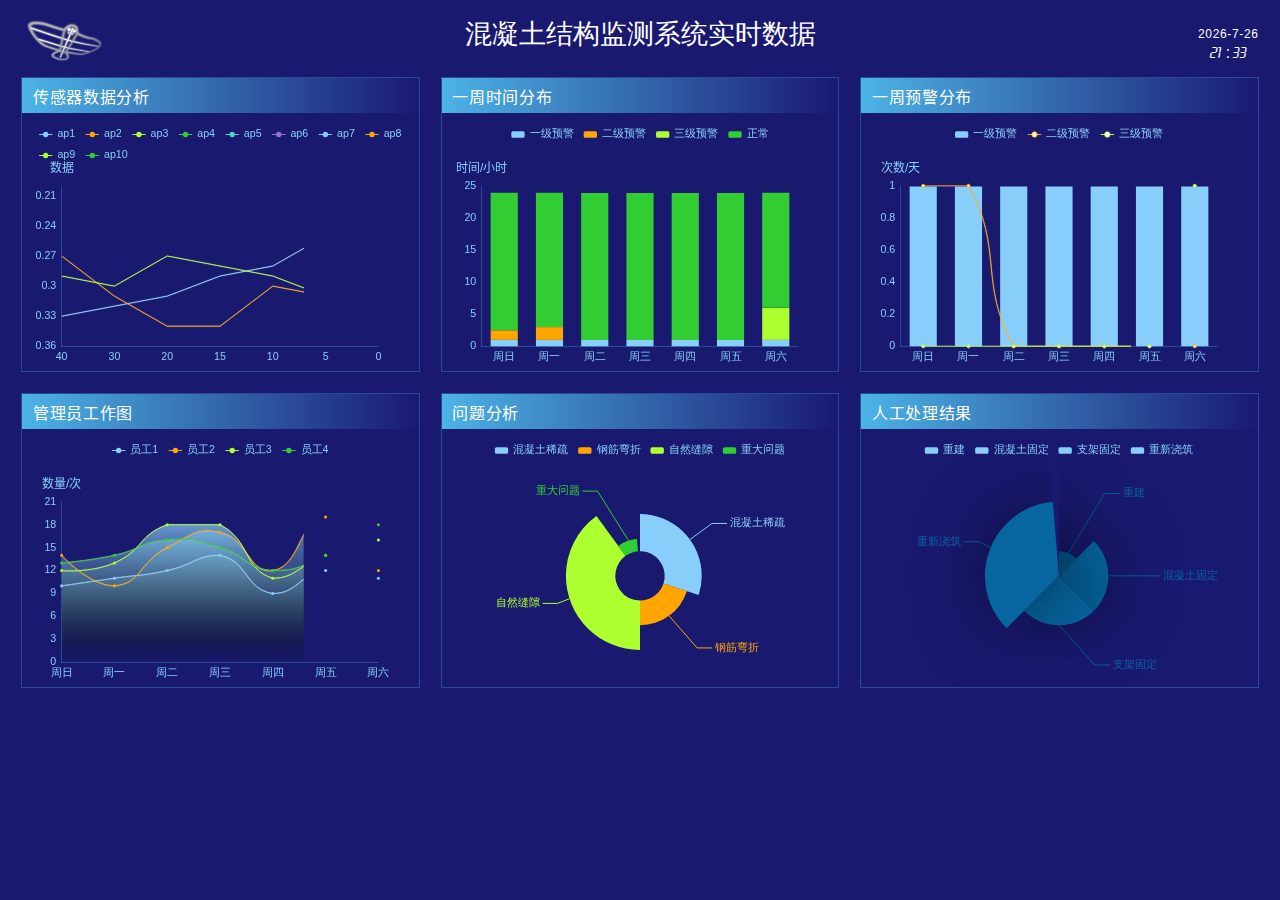
<file: webapp/table/index.html>
<!DOCTYPE html>
<html lang="zh-CN">

<head>
    <meta charset="UTF-8" name="viewport" content="width=device-width,initial-scale=1.0,user-scalable=no">
    <meta http-equiv="X-UA-Compatible" content="IE=edge">
    <meta name="renderer" content="webkit">
    <title>混凝土结构监测系统</title>
    <meta name="keywords" content="">
    <meta name="description" content="">
    <link rel="shortcut icon" href="../static/img/favicon.ico">
    <link rel="stylesheet" href="../static/assets/css/iconfont.css">
    <link rel="stylesheet" href="../static/css/common.css">
    <link rel="stylesheet" href="../static/css/index.css">
    <script src="../static/assets/js/jquery-3.3.1.min.js"></script>
</head>

<body id="investmentRisk">
<div id="container">
    <script src="../static/js/common.js"></script>
    <header></header>
    <nav>
 <!--       <a href="map2d.html">进入地图</a>
        <a href="globe3d.html">进入3d地球</a>
        <a href="pb_studyPlan.html">学习计划进度</a> -->  
    </nav>
    <main>
        <!--样式里的l,m,r,t,b分别代表左，中，右，上，下-->
        <div class="l">
            <div class="l-t">
                <div class="chart-wrap">
                    <h3>传感器数据分析</h3>
                    <div class="chart" id="ec01_line_tiobe"></div>
                </div>
            </div>
            <div class="l-b">
                <div class="chart-wrap">
                    <h3>管理员工作图</h3>
                    <div class="chart" id="ec02_area_accessSource"></div>
                </div>
            </div>
        </div>
        <div class="m">
            <div class="m-t">
                <div class="chart-wrap">
                    <h3>一周时间分布</h3>
                    <div class="chart" id="ec03_barV_timeDistribute"></div>
                </div>
            </div>
            <div class="m-b">
                <div class="chart-wrap">
                    <h3>问题分析</h3>
                    <div class="chart" id="ec04_pie_computerBroken"></div>
                </div>
            </div>
        </div>

        <div class="r">
            <div class="r-t">
                <div class="chart-wrap">
                    <h3>一周预警分布</h3>
                    <div class="chart" id="ec05_lineBar_timeDistribute"></div>
                </div>
            </div>
            <div class="r-b">
                <div class="chart-wrap">
                    <h3>人工处理结果</h3>
                    <div class="chart" id="ec06_pie_findSong"></div>
                </div>
            </div>
        </div>
    </main>
</div>
<aside></aside>
<script src="../static/assets/js/echarts-4.2.0.min.js"></script>
<script src="../static/js/chartsCom.js"></script>
<script src="../static/js/index.js"></script>
</body>
</html>

<!--/usr/local/apache-tomcat-9.0.16/webapps/ROOT/projects/bigScreenCharts-->
</file>
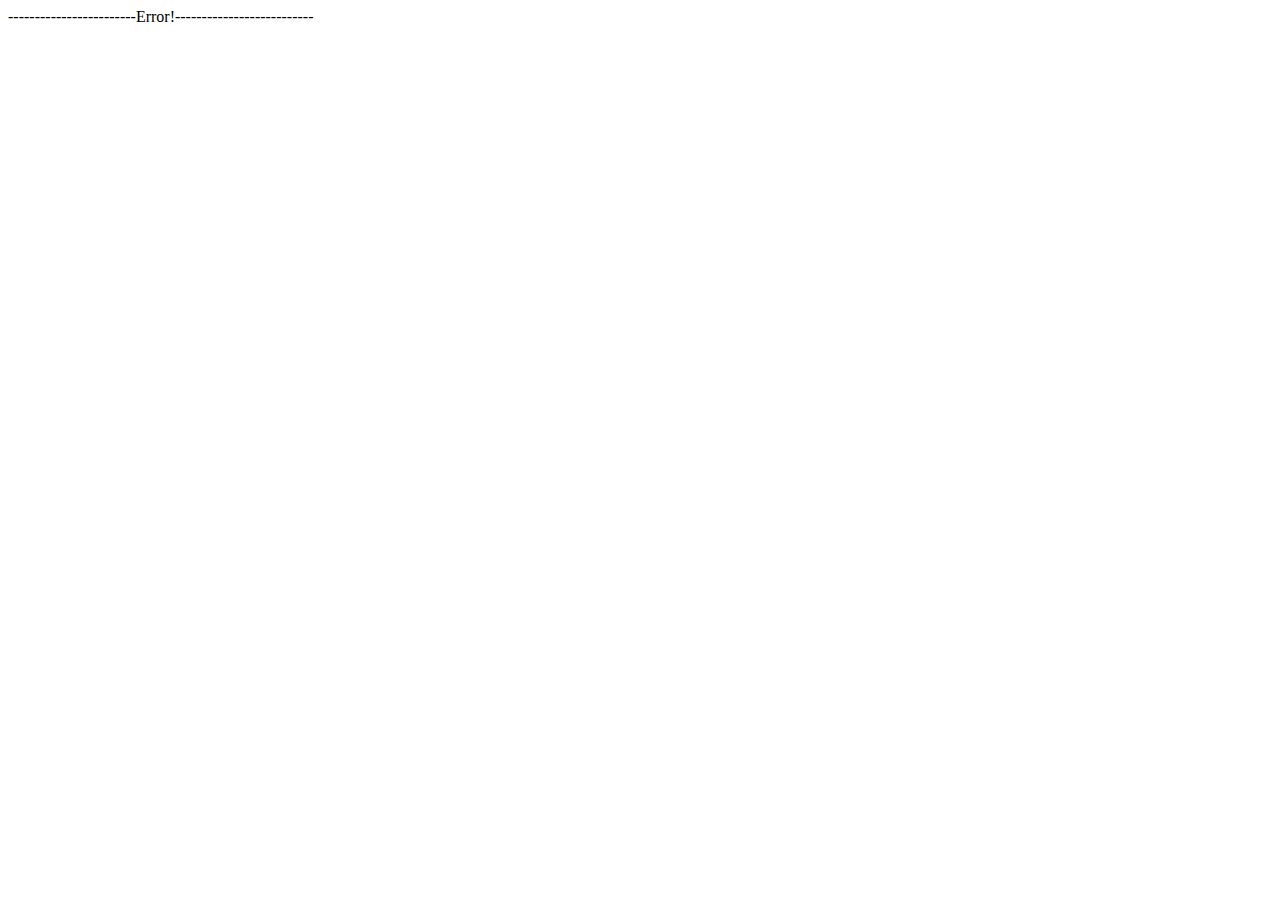
<file: webapp/error_page.html>
<!DOCTYPE html>
<html lang="zh-CN">

<head>
    <meta charset="UTF-8" name="viewport" content="width=device-width,initial-scale=1.0,user-scalable=no">
    <meta http-equiv="X-UA-Compatible" content="IE=edge">
    <meta name="renderer" content="webkit">
    <title>混凝土结构监测系统</title>
</head>

<body id="investmentRisk">
<div id="container">
------------------------Error!--------------------------
</body>
</html>

<!--/usr/local/apache-tomcat-9.0.16/webapps/ROOT/projects/bigScreenCharts-->
<!-- 节点名称   IP地址    上线时间  下线时间    采集数据 ：温度   裂缝值 -->
</file>
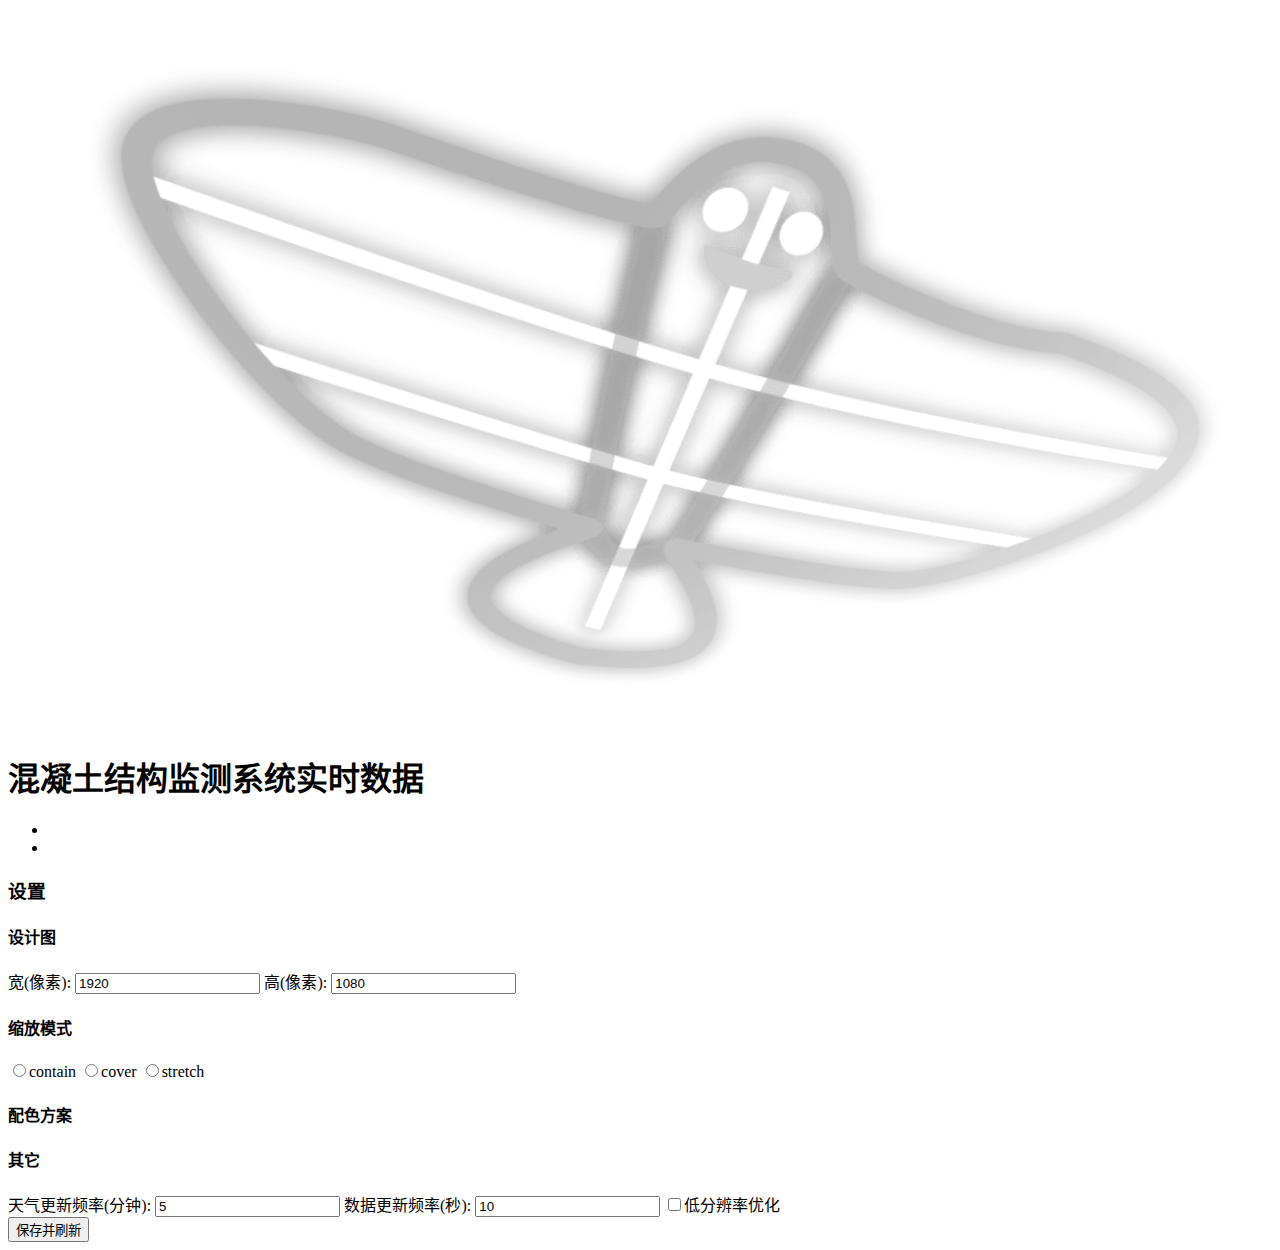
<file: webapp/table/common.html>
<!DOCTYPE html>
<html lang="zh-CN">
<head>
    <meta charset="UTF-8">
    <title>Title</title>
</head>
<body>
<header>
    <a  class="logo" >
        <img src="../static/img/logo_v0.1_w.png" alt="logo">
    </a>
    <h1>混凝土结构监测系统实时数据</h1>
    <time id="headerTime"></time>
    <div class="weatherBox">
        <i class="weatherIcon" id="weatherIcon"></i>
        <ul>
            <li class="temperature" id="temperature"></li>
            <li class="weather" id="weather"></li>
        </ul>
    </div>

</header>
<aside>
    <h3>设置</h3>
    <div class="input-group">
        <h4>设计图</h4>
        <label for="designW">宽(像素):</label>
        <input id="designW" value="1920" type="number" min="1">
        <label for="designH">高(像素):</label>
        <input id="designH" value="1080" type="number" min="1">
    </div>
    <div class="input-group">
        <h4>缩放模式</h4>
        <label for="contain" title="等比例包含，适合总览"><input type="radio" id="contain"
                                                       name="zoomMode"><span>contain</span></label>
        <label for="cover" title="等比例覆盖，适合开发细节"><input type="radio" id="cover"
                                                       name="zoomMode"><span>cover</span></label>
        <label for="stretch" title="拉伸，比例变形填满屏幕无滚动条"><input type="radio" id="stretch"
                                                            name="zoomMode"><span>stretch</span></label>
    </div>
    <div class="input-group colors">
        <h4>配色方案</h4>
    </div>
    <div class="input-group other">
        <h4>其它</h4>
        <label for="getWeatherPeriod">天气更新频率(分钟):</label>
        <input id="getWeatherPeriod" type="number" min="1" value="5">
        <label for="chartRefreshPeriod">数据更新频率(秒):</label>
        <input id="chartRefreshPeriod" type="number" min="1" value="10">
        <label ><input id="notebookOptim" type="checkbox">低分辨率优化</label>
    </div>
    <div class="input-group">
        <button id="saveSetting">保存并刷新</button>
    </div>
</aside>
</body>
</html>
</file>
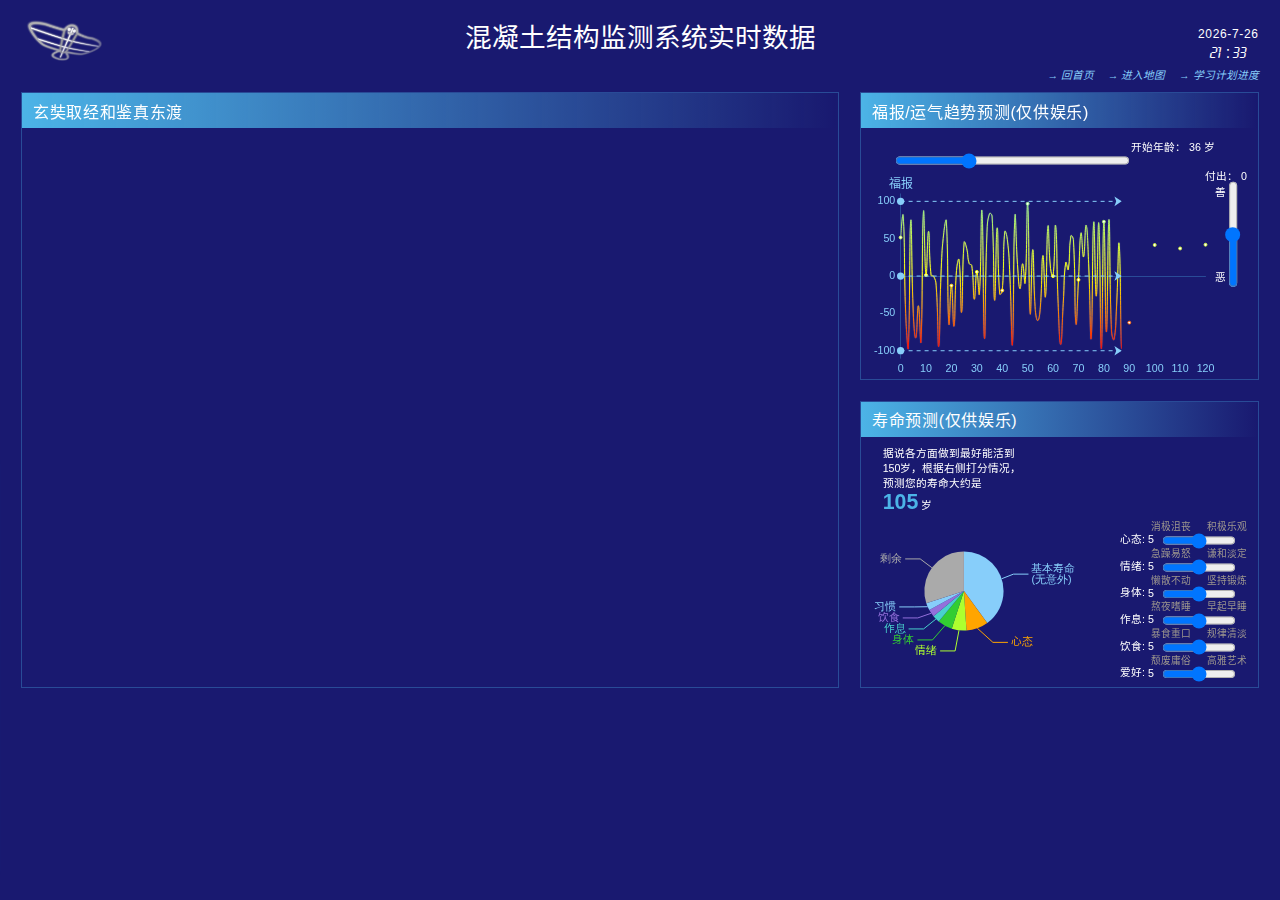
<file: webapp/table/globe3d.html>
<!DOCTYPE html>
<html lang="zh-CN">

<head>
    <meta charset="UTF-8" name="viewport" content="width=device-width,initial-scale=1.0,user-scalable=no">
    <meta http-equiv="X-UA-Compatible" content="IE=edge">
    <meta name="renderer" content="webkit">
    <title>3D</title>
    <meta name="keywords" content="">
    <meta name="description" content="">
    <link rel="shortcut icon" href="../static/img/favicon.ico">
    <link rel="stylesheet" href="../static/assets/css/iconfont.css">
    <link rel="stylesheet" href="../static/css/common.css">
    <link rel="stylesheet" href="../static/css/globe3d.css">
    <script src="../static/assets/js/jquery-3.3.1.min.js"></script>
</head>

<body id="investmentRisk">
<div id="container">
    <script src="../static/js/common.js"></script>
    <header></header>
    <nav>
        <a href="index.html">回首页</a>
        <a href="map2d.html">进入地图</a>
        <a href="pb_studyPlan.html">学习计划进度</a>
    </nav>

    <main>
        <!--样式里的l,m,r,t,b分别代表左，中，右，上，下-->
        <div class="l">
            <div class="chart-wrap">
                <h3>玄奘取经和鉴真东渡</h3>
                <div class="chart-box">
                    <div class="chart" id="ec01_map3d_globe"></div>
                </div>
            </div>
        </div>

        <div class="r">
            <div class="r-t">
                <div class="chart-wrap">
                    <h3>福报/运气趋势预测(仅供娱乐)<!--<button class="more">更多…</button>--></h3>
                    <div class="input-group startTime-input-wrap">
                        <label for="startTime_input">开始年龄：
                            <output id="startTime_input_show">36</output>
                            岁</label>
                        <input id="startTime_input" type="range" value="36" min="0" max="120">
                    </div>
                    <div class="chart" id="ec03_line_blessings"></div>
                    <div class="input-group blessings-input-wrap">
                        <label for="blessings_input">付出：
                            <output id="blessings_input_show">0</output>
                        </label>
                        <span class="label1">善</span><span class="label2">恶</span>
                        <input id="blessings_input" type="range" value="0" min="-100" max="100">
                    </div>
                </div>
            </div>
            <div class="r-b">
                <div class="chart-wrap ec04_pie_life">
                    <h3>寿命预测(仅供娱乐)</h3>
                    <div class="chart" id="ec04_pie_life"></div>
                    <div class="input-group">
                        <label for="mindset">心态:
                            <output id="mindset_out">5</output>
                            <input id="mindset" type="range" value="5" min="0" max="10">
                        </label>
                        <label for="mind">情绪:
                            <output id="mind_out">5</output>
                            <input id="mind" type="range" value="5" min="0" max="10">
                        </label>
                        <label for="body">身体:
                            <output id="body_out">5</output>
                            <input id="body" type="range" value="5" min="0" max="10">
                        </label>
                        <label for="workAndRest">作息:
                            <output id="workAndRest_out">5</output>
                            <input id="workAndRest" type="range" value="5" min="0" max="10">
                        </label>
                        <label for="diet">饮食:
                            <output id="diet_out">5</output>
                            <input id="diet" type="range" value="5" min="0" max="10">
                        </label>
                        <label for="interest">爱好:
                            <output id="interest_out">5</output>
                            <input id="interest" type="range" value="5" min="0" max="10">
                        </label>
                    </div>
                    <p class="text">据说各方面做到最好能活到150岁，根据右侧打分情况，预测您的寿命大约是<br> <strong id="score"></strong> 岁</p>
                </div>
            </div>
        </div>
    </main>
</div>
<aside></aside>
<script>
    if (notebookOptim) {
        $('.ec04_pie_life .input-group>label,.r-b .text,#blessings_input,#startTime_input,.blessings-input-wrap .label2').addClass('notebook');
    }
</script>
<script src="../static/assets/js/echarts-4.2.0.min.js"></script>
<script src="https://echarts.baidu.com/examples/vendors/echarts-gl/echarts-gl.js"></script>
<!--<script src="../static/assets/js/echarts-gl-1.1.1.js"></script>-->
<script src="../static/js/chartsCom.js"></script>
<script src="../static/js/globe3d.js"></script>
</body>
</html>
</file>
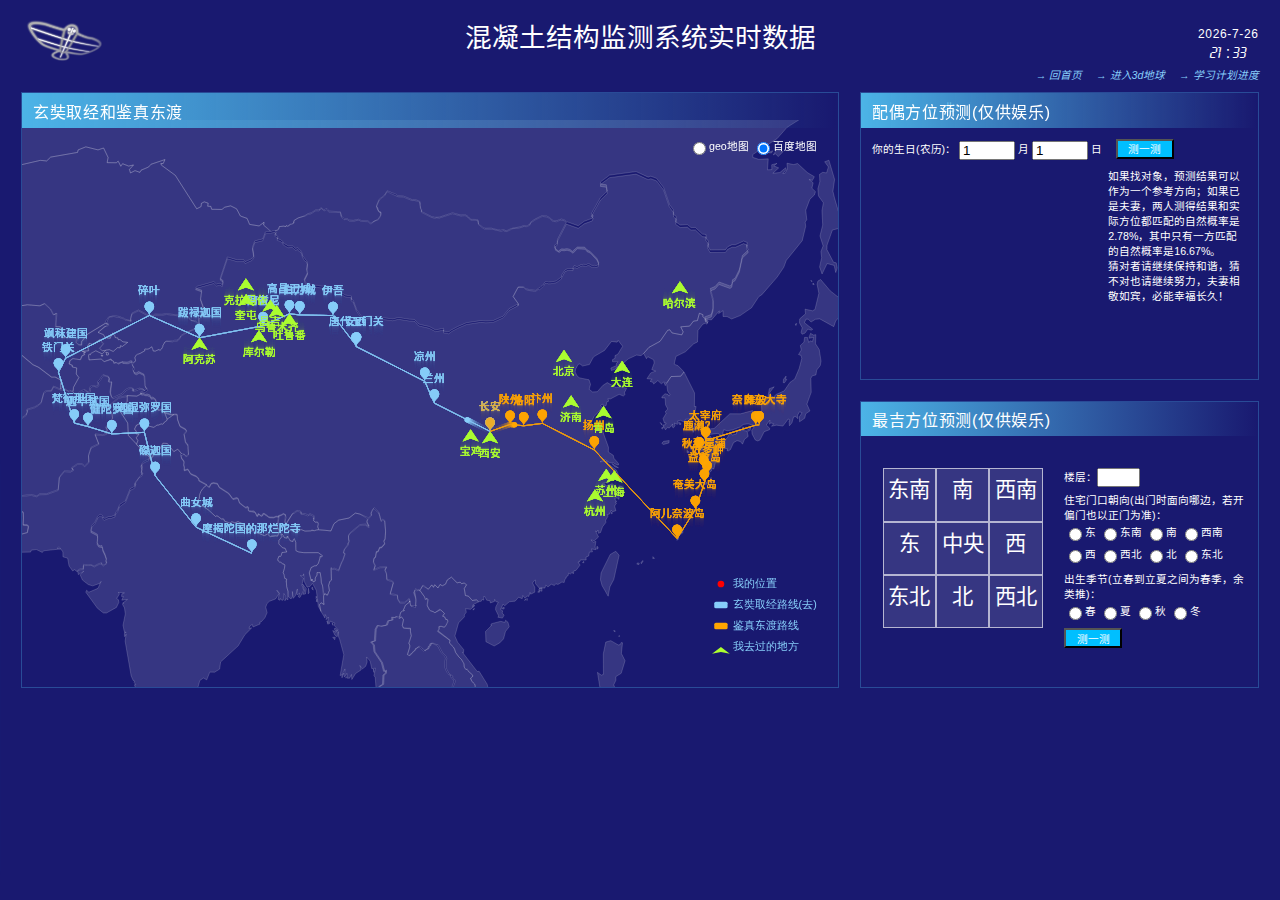
<file: webapp/table/map2d.html>
<!DOCTYPE html>
<html lang="zh-CN">

<head>
    <meta charset="UTF-8" name="viewport" content="width=device-width,initial-scale=1.0,user-scalable=no">
    <meta http-equiv="X-UA-Compatible" content="IE=edge">
    <meta name="renderer" content="webkit">
    <title>平面地图</title>
    <meta name="keywords" content="">
    <meta name="description" content="">
    <link rel="shortcut icon" href="../static/img/favicon.ico">
    <link rel="stylesheet" href="../static/assets/css/iconfont.css">
    <link rel="stylesheet" href="../static/css/common.css">
    <link rel="stylesheet" href="../static/css/map2d.css">
    <script src="../static/assets/js/jquery-3.3.1.min.js"></script>
</head>

<body id="investmentRisk">
<div id="container">
    <script src="../static/js/common.js"></script>
    <header></header>
    <nav>
        <a href="index.html">回首页</a>
        <a href="globe3d.html">进入3d地球</a>
        <a href="pb_studyPlan.html">学习计划进度</a>
    </nav>

    <main>
        <!--样式里的l,m,r,t,b分别代表左，中，右，上，下-->
        <div class="l">
            <div class="chart-wrap">
                <h3>玄奘取经和鉴真东渡</h3>
                <div class="radioGroup">
                    <label><input type="radio" name="mapType" value="geo">geo地图</label>
                    <label><input type="radio" name="mapType" value="bmap" checked>百度地图</label>
                </div>
                <div class="chart-box">
                    <div class="chart" id="ec01_map_geoMap"></div>
                </div>
                <div class="chart-box">
                    <div class="chart" id="ec02_map_bMap"></div>
                </div>

            </div>
        </div>

        <div class="r">
            <div class="r-t">
                <div class="chart-wrap">
                    <h3>配偶方位预测(仅供娱乐)<!--<button class="more">更多…</button>--></h3>
                    <div class="input-group">
                        <label>你的生日(农历)：
                            <input type="number" id="spouseDirection_input_m" min="1" max="12" value="1"> 月
                            <input type="number" id="spouseDirection_input_d" min="1" max="30" value="1"> 日
                        </label>
                        <button id="spouseDirection_submit">测一测</button>
                    </div>
                    <div class="chart" id="ec02_pie_spouseDirection"></div>
                    <div class="text">
                        <p>如果找对象，预测结果可以作为一个参考方向；如果已是夫妻，两人测得结果和实际方位都匹配的自然概率是2.78%，其中只有一方匹配的自然概率是16.67%。</p>
                        <p>猜对者请继续保持和谐，猜不对也请继续努力，夫妻相敬如宾，必能幸福长久！</p>
                    </div>
                </div>
            </div>
            <div class="r-b">
                <div class="chart-wrap c04_bestLocation">
                    <h3>最吉方位预测(仅供娱乐)</h3>
                    <div class="chart" id="c04_bestLocation">
                        <div class="blocks">
                            <div id="block1">东南</div>
                            <div id="block2">南</div>
                            <div id="block3">西南</div>
                            <div id="block4">东</div>
                            <div id="block5">中央</div>
                            <div id="block6">西</div>
                            <div id="block7">东北</div>
                            <div id="block8">北</div>
                            <div id="block9">西北</div>
                        </div>
                        <form>
                            <div class="input-group">
                                <label>楼层：<input id="floorNumber" type="number" value=""></label>
                            </div>
                            <div class="input-group">
                                <label><span id="direct">住宅</span>门口朝向(出门时面向哪边，若开偏门也以正门为准)：</label><br>
                                <label><input type="radio" name="direct" value="7">东</label>
                                <label><input type="radio" name="direct" value="6">东南</label>
                                <label><input type="radio" name="direct" value="1">南</label>
                                <label><input type="radio" name="direct" value="8">西南</label><br>
                                <label><input type="radio" name="direct" value="3">西</label>
                                <label><input type="radio" name="direct" value="4">西北</label>
                                <label><input type="radio" name="direct" value="9">北</label>
                                <label><input type="radio" name="direct" value="2">东北</label>
                            </div>
                            <div class="input-group">

                                <label>出生季节(立春到立夏之间为春季，余类推)：</label><br>
                                <label><input type="radio" name="season" value="6">春</label>
                                <label><input type="radio" name="season" value="1">夏</label>
                                <label><input type="radio" name="season" value="4">秋</label>
                                <label><input type="radio" name="season" value="9">冬</label>
                            </div>
                            <div class="input-group">
                                <button id="bestLocation_submit" type="button">测一测</button>
                            </div>
                        </form>

                    </div>
                </div>
            </div>
        </div>
    </main>
</div>
<aside></aside>
<script>
    if (notebookOptim) {
        $(`.ec04_pie_life .input-group>label,
			.r-t .text,
			.r-t .chart,
			.r-b .text,
			#blessings_input,
			#startTime_input,
			.blessings-input-wrap .label2

			`).addClass('notebook');
    }
</script>
<script src="../static/assets/js/echarts-4.2.0.min.js"></script>
<script src="../static/assets/js/world.js"></script>
<script type="text/javascript" src="../static/assets/js/bmap.js"></script>
<script type="text/javascript"
        src="http://api.map.baidu.com/getscript?v=3.0&ak=Hc6fBVaQUl3tRc6uHYlvpZIea7pwhGui&services=&t=20190123111209"></script>
<script src="../static/js/chartsCom.js"></script>
<script src="../static/js/map2d.js"></script>
</body>
</html>
</file>
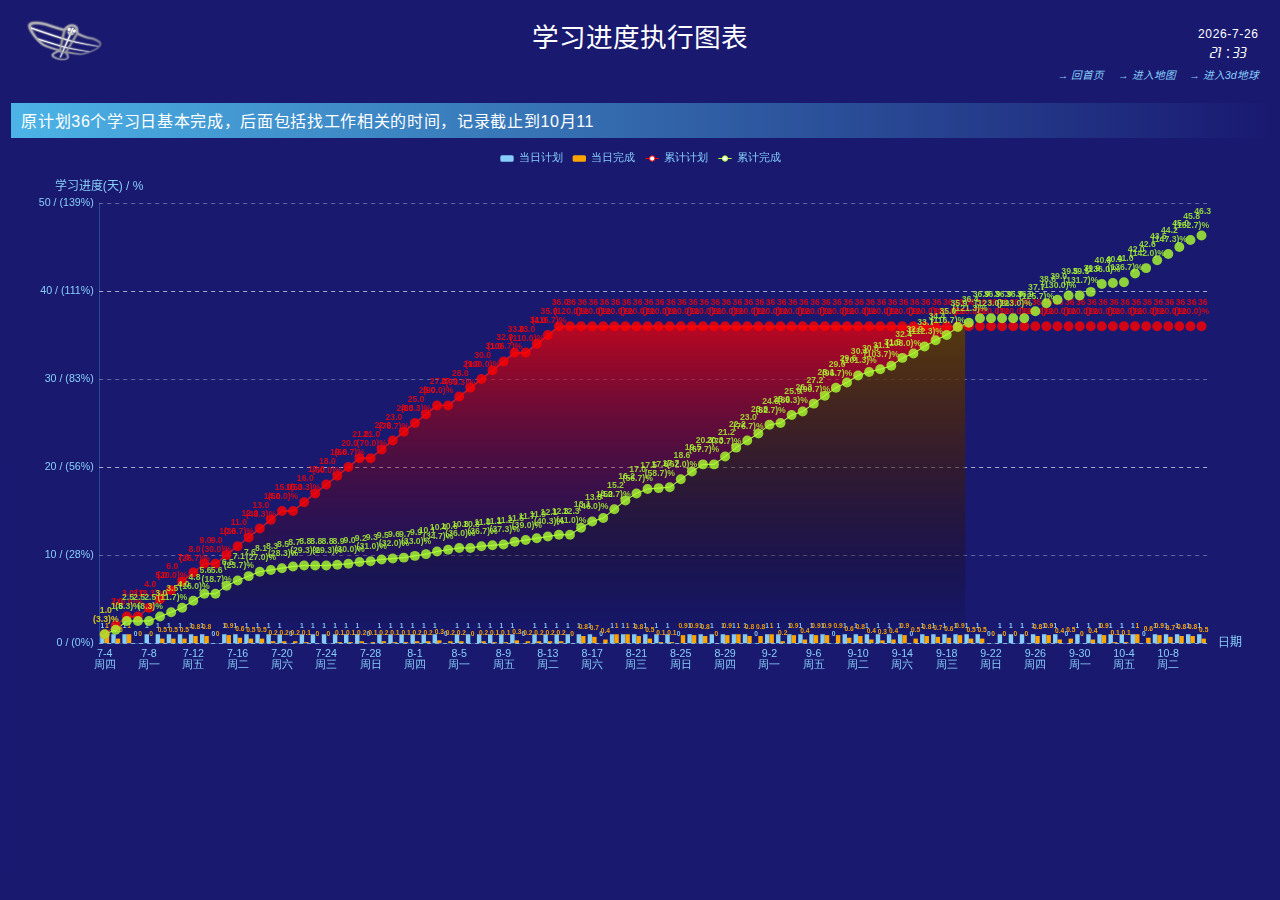
<file: webapp/table/pb_studyPlan.html>
<!DOCTYPE html>
<html lang="zh-CN">

<head>
    <meta charset="UTF-8" name="viewport" content="width=device-width,initial-scale=1.0,user-scalable=no">
    <meta http-equiv="X-UA-Compatible" content="IE=edge">
    <meta name="renderer" content="webkit">
    <title>学习计划表</title>
    <meta name="keywords" content="">
    <meta name="description" content="">
    <link rel="shortcut icon" href="../static/img/favicon.ico">
    <link rel="stylesheet" href="../static/assets/css/iconfont.css">
    <link rel="stylesheet" href="../static/css/common.css">
    <!--    <link rel="stylesheet" href="../static/css/index.css">-->
    <script src="../static/assets/js/jquery-3.3.1.min.js"></script>
    <style>
        .l{
            flex: 1;
            display: flex;
            padding-top: 2rem;
            flex-direction: column;
        }
        .chart-wrap{
            flex: 1;
            display: flex;
            flex-direction: column;
        }
        .chart{
            flex: 1;
        }
    </style>
</head>

<body id="pb_studyPlan">
<div id="container">
    <script src="../static/js/common.js"></script>
    <header></header>
    <nav>
        <a href="index.html">回首页</a>
        <a href="map2d.html">进入地图</a>
        <a href="globe3d.html">进入3d地球</a>
    </nav>
    <main>
        <div class="l">
            <div class="chart-wrap">
                <h3>原计划36个学习日基本完成，后面包括找工作相关的时间，记录截止到10月11</h3>
                <div class="chart" id="ec01_line_studyPlan"></div>
            </div>
        </div>

    </main>
</div>
<aside></aside>
<script src="../static/assets/js/echarts-4.2.0.min.js"></script>
<script src="../static/js/chartsCom.js"></script>
<script src="../static/js/studyPlan.js"></script>
</body>
</html>

<!--/usr/local/apache-tomcat-9.0.16/webapps/ROOT/projects/bigScreenCharts-->
</file>
<file: webapp/static/assets/css/iconfont.css>
@font-face {font-family: "iconfont";
  src: url('iconfont.eot?t=1554345536034'); /* IE9 */
  src: url('iconfont.eot?t=1554345536034#iefix') format('embedded-opentype'), /* IE6-IE8 */
  url('[data-uri]') format('woff2'),
  url('iconfont.woff?t=1554345536034') format('woff'),
  url('iconfont.ttf?t=1554345536034') format('truetype'), /* chrome, firefox, opera, Safari, Android, iOS 4.2+ */
  url('iconfont.svg?t=1554345536034#iconfont') format('svg'); /* iOS 4.1- */
}

.iconfont {
  font-family: "iconfont" !important;
  font-size: inherit;
  font-style: normal;
  -webkit-font-smoothing: antialiased;
  -moz-osx-font-smoothing: grayscale;
}

.icon-shuju1:before {
  content: "\e639";
}

.icon-uninterested:before {
  content: "\e754";
}

.icon-tubiao214:before {
  content: "\e61f";
}

.icon-diqiu:before {
  content: "\e60a";
}

.icon-jiantouarrow479:before {
  content: "\e691";
}

.icon-jiantouarrow499:before {
  content: "\e6a5";
}

.icon-jiantouarrow486:before {
  content: "\e6aa";
}

.icon-jiantouarrow492:before {
  content: "\e6b0";
}

.icon-jiantouarrow504:before {
  content: "\e6c4";
}

.icon-jiantouarrow505:before {
  content: "\e6c5";
}

.icon-search:before {
  content: "\e651";
}

.icon-new:before {
  content: "\e743";
}

.icon-user:before {
  content: "\e851";
}

.icon-exit:before {
  content: "\e653";
}

.icon-zhishichanquan:before {
  content: "\e69f";
}

.icon-compile:before {
  content: "\e617";
}

.icon-xinnengyuan:before {
  content: "\e64c";
}

.icon-guanbi1:before {
  content: "\e6a6";
}

.icon-xingxing:before {
  content: "\e642";
}

.icon-downarrow:before {
  content: "\e62a";
}

.icon-uparrow:before {
  content: "\e62b";
}

.icon-display-copy:before {
  content: "\e609";
}

.icon-shezhi:before {
  content: "\e643";
}

.icon-shangchuan1:before {
  content: "\e648";
}

.icon-qushi:before {
  content: "\e817";
}

.icon-liebiao:before {
  content: "\e603";
}

.icon-youjian:before {
  content: "\e625";
}

.icon-liuyan-fill:before {
  content: "\e63f";
}

.icon-twitter:before {
  content: "\e6ab";
}

.icon-time1:before {
  content: "\e6ad";
}

.icon-fanyi1:before {
  content: "\e8bd";
}

.icon-next:before {
  content: "\e610";
}

.icon-prev:before {
  content: "\e612";
}

.icon-error-bold:before {
  content: "\e68f";
}

.icon-correct:before {
  content: "\e69a";
}

.icon-keji:before {
  content: "\e635";
}

.icon-shehui:before {
  content: "\e647";
}

.icon-yijianfankui:before {
  content: "\e8a1";
}

.icon-close:before {
  content: "\e658";
}

.icon-BIgongju-:before {
  content: "\e6eb";
}

.icon-arrow-small:before {
  content: "\e622";
}

.icon-suo:before {
  content: "\e616";
}

.icon-duomeit:before {
  content: "\e670";
}

.icon-server-jiqunguanli:before {
  content: "\e621";
}

.icon-yewuguanli1:before {
  content: "\e668";
}

.icon-quxiaozhiding-:before {
  content: "\e69c";
}

.icon-meiti:before {
  content: "\e607";
}

.icon-edit:before {
  content: "\e624";
}

.icon-fenpeigushu:before {
  content: "\e694";
}

.icon-renyuan:before {
  content: "\e618";
}

.icon-tongzhi:before {
  content: "\e667";
}

.icon-caidan:before {
  content: "\e663";
}

.icon-tag:before {
  content: "\e637";
}

.icon-shuju:before {
  content: "\e77c";
}

.icon-cunchukongjian:before {
  content: "\e606";
}

.icon-zongliang:before {
  content: "\e61e";
}

.icon-shangchuan:before {
  content: "\e623";
}

.icon-icon_:before {
  content: "\e68b";
}

.icon-nongye:before {
  content: "\e604";
}

.icon-jingji:before {
  content: "\e63b";
}

.icon-Group-:before {
  content: "\e688";
}

.icon-fanyipingtai:before {
  content: "\e67f";
}

.icon-wenhua:before {
  content: "\e615";
}

.icon-suanfa1:before {
  content: "\e770";
}

.icon-time:before {
  content: "\e608";
}

.icon-caijicanshu:before {
  content: "\e61a";
}

.icon-xiazai2:before {
  content: "\e600";
}

.icon-xinjian:before {
  content: "\e64d";
}

.icon-xingxing1:before {
  content: "\e646";
}

.icon-shanchu:before {
  content: "\e626";
}

.icon-banshou:before {
  content: "\e6c1";
}

.icon-location:before {
  content: "\e65f";
}

.icon-guanbi:before {
  content: "\e693";
}

.icon-kongjian:before {
  content: "\e614";
}

.icon-facebook:before {
  content: "\f19d";
}

.icon-liebiao1:before {
  content: "\e611";
}

.icon-xianshi_huaban:before {
  content: "\e656";
}

.icon-wulumuqishigongandashujuguanlipingtai-ico-:before {
  content: "\e7f6";
}

.icon-shixiangyoujiantou-:before {
  content: "\e627";
}

.icon-shixiangzuojiantou-:before {
  content: "\e628";
}

.icon-jinru_:before {
  content: "\e66f";
}

.icon-zhengzhi:before {
  content: "\e644";
}

.icon-suanfaguanli-:before {
  content: "\e6a7";
}

.icon-exchange:before {
  content: "\e6c2";
}

.icon-zhidingtubiao:before {
  content: "\e6d9";
}

.icon-jiqunguanli:before {
  content: "\e655";
}

.icon-bianji:before {
  content: "\e60f";
}

.icon-zhanyongkongjian:before {
  content: "\e960";
}

.icon-caijiqi:before {
  content: "\e67c";
}

.icon-xitongguanli:before {
  content: "\e6f8";
}

.icon-ziyuanguanli:before {
  content: "\e601";
}

.icon-yuyueriqi:before {
  content: "\e795";
}

.icon-yonghu1:before {
  content: "\e605";
}

.icon-check:before {
  content: "\e8d9";
}

.icon-shanchu1:before {
  content: "\e613";
}

.icon-fenxiangdaochu:before {
  content: "\e645";
}

.icon-xiala:before {
  content: "\e60e";
}
</file>
<file: webapp/static/css/common.css>
@charset "UTF-8";
@media all {
  html, body, ul, li, ol, dl, dd, dt, p, h1, h2, h3, h4, h5, h6, form, fieldset, legend, img {
    margin: 0;
    padding: 0;
    font-family: sans-serif; }

  ul, ol, li {
    list-style: none; }

  a, u {
    text-decoration: none; }

  img {
    display: block;
    border: 0; }

  * {
    box-sizing: border-box; }

  :root {
    --c_mainBlue: #4cb4e7;
    --c_highlightBlue: #1cb8f6;
    --c_mainWhite: #fff;
    --c_mainGray: #666;
    --c_bg: midnightblue;
    --c_bg_chart: rgba(0, 138, 255, 0.1); }

  html, body {
    height: 100%;
    color: var(--c_mainWhite);
    background-color: var(--c_bg);
    overflow: hidden; }

  h3, h4, h5 {
    font-weight: normal; }

  button {
    outline: none; }

  input {
    height: 1.75rem;
    vertical-align: middle; }

  button {
    margin-left: 1rem;
    padding: .0625rem 1rem;
    font-size: 1rem;
    color: #fff;
    background: deepskyblue; }

  @keyframes linkTo {
    from, 80%, 90%, to {
      left: 0; }
    85%, 95% {
      left: .5rem; } }
  #container {
    display: flex;
    flex-direction: column;
    margin: 0 auto; }
    #container nav {
      text-align: right;
      padding-right: 2rem; }
      #container nav a {
        padding-left: 1rem;
        color: lightskyblue;
        font-style: italic; }
        #container nav a:hover {
          text-decoration: underline; }
        #container nav a:before {
          content: '→ ';
          position: relative;
          left: 0;
          animation: linkTo 5s ease-out;
          animation-iteration-count: infinite; } }
@font-face {
  font-family: digitalNumber;
  src: url("../assets/font/digitalNumber.TTF"); }
.myBg {
  background-size: 100% 100%;
  background-origin: content-box;
  background-repeat: no-repeat; }

strong {
  color: var(--c_mainBlue); }

h3 {
  margin-bottom: 1rem;
  padding: .5rem 1rem;
  font-size: 1.5rem;
  letter-spacing: .0625rem;
  color: var(--c_mainWhite);
  background: linear-gradient(to right, var(--c_mainBlue), transparent);
  z-index: 1; }
  h3.en {
    margin-top: .3rem;
    color: #999;
    font-size: .75rem; }

h4 {
  font-size: 1.25rem;
  letter-spacing: .125rem; }

h5 {
  letter-spacing: .125rem; }

#container {
  height: 100%; }

@media all {
  i {
    display: inline-block;
    background-size: contain;
    background-repeat: no-repeat; }

  .icon {
    margin-right: .5rem;
    width: 1.875rem;
    height: 1.875rem;
    vertical-align: -0.5em;
    fill: currentColor;
    overflow: hidden; } }
/*风筝动画*/
@keyframes logoAnimation {
  from {
    transform: skew(0) scale(1); }
  25% {
    transform: skewX(1deg) rotateX(30deg) scale(0.9) translate(-0.125rem, -0.25rem); }
  40% {
    transform: scale(0.85);
    opacity: 0.7; }
  60% {
    transform: skewX(-15deg) skewY(-10deg); }
  70% {
    transform: skewX(-15deg) skewY(-10deg) rotateZ(10deg); }
  90% {
    transform: skewY(5deg); }
  to {
    transform: skew(0) scale(1); } }
#container > header {
  position: relative;
  padding: 1.5rem 2rem 1rem;
  height: 6.25rem;
  /*&:before{
    #container > header:before {
      display: block;
      position: absolute;
      content: '';
      left: 13rem;
      height: 7rem;
      width: 14rem;
      background: url(../img/gestures.jpg);
      background-position: 2rem -12.5rem;
      background-size: 200%;
      !* background-origin: border-box; *!
    }
  }*/
  /*js操作伪元素方法 https://www.jianshu.com/p/37f639f108dd*/ }
  @media screen and (max-width: 760px) {
    #container > header.showGesture:after {
      content: "　← 左右滑动这里试试 →　　　点击可关闭";
      display: block;
      position: absolute;
      top: 0;
      left: 0;
      width: 100%;
      height: 100%;
      line-height: 2.5;
      font-size: 2.5rem;
      background: rgba(0, 0, 0, 0.8);
      border: .25rem solid #fff;
      border-radius: .5rem;
      box-shadow: 0 0 1.5rem inset; } }
  #container > header .logo {
    position: absolute;
    animation: 20s logoAnimation infinite ease; }
    #container > header .logo img {
      width: 8rem; }
  #container > header h1 {
    text-align: center;
    margin: 0 4.5rem .5rem;
    font-size: 2.5rem;
    font-weight: normal;
    color: var(--c_mainWhite); }
  #container > header #headerTime {
    position: absolute;
    right: 1rem;
    top: 2.5rem;
    font-size: 1.125rem;
    letter-spacing: .0625rem;
    margin-right: 1rem; }
    #container > header #headerTime > span {
      display: block; }
    #container > header #headerTime .digital-num {
      font-family: "digitalNumber", serif;
      font-size: 1.5rem;
      margin: 0 .125rem; }
      #container > header #headerTime .digital-num:last-child {
        margin-left: 1rem;
        margin-right: 0; }
      #container > header #headerTime .digital-num .colon {
        display: inline-block;
        font-family: sans-serif;
        width: 0.125rem; }
  #container > header .weatherBox {
    position: absolute;
    right: 11rem;
    top: 2.5rem; }
    #container > header .weatherBox #weatherIcon {
      vertical-align: top;
      width: 3rem;
      height: 3rem;
      filter: brightness(3);
      background-size: contain;
      /*background-image: url("https://cdn.heweather.com/cond_icon/101.png");*/ }
    #container > header .weatherBox ul {
      font-size: 1.125rem;
      display: inline-block; }
      #container > header .weatherBox ul .temperature {
        margin-bottom: .25rem; }
#container > main {
  flex: 1;
  display: flex;
  padding: 0 1rem 2rem; }

body > aside {
  z-index: 1;
  position: absolute;
  bottom: 2rem;
  border: .5rem solid transparent;
  background: midnightblue;
  width: 26rem;
  border-radius: 0 1rem 1rem 0;
  box-shadow: 0 0 0.5rem 0.5rem deepskyblue;
  transform: translateX(-27rem);
  transition: all .3s ease; }
  body > aside:after {
    content: '';
    display: block;
    position: absolute;
    width: 1rem;
    height: 100%;
    top: 0;
    right: 0;
    transform: translateX(2rem); }
  body > aside:hover {
    transform: initial; }
  body > aside .input-group ~ .input-group {
    border-top: 0.0625rem solid rgba(135, 206, 235, 0.63); }
  body > aside .input-group {
    padding: 1rem .5rem; }
    body > aside .input-group:last-child {
      text-align: center; }
    body > aside .input-group h4 {
      margin-bottom: .5rem; }
    body > aside .input-group label {
      margin: 0 .5rem 0 1rem;
      white-space: nowrap; }
    body > aside .input-group.colors label {
      margin-left: 0; }
    body > aside .input-group.other label {
      line-height: 2.5rem; }
    body > aside .input-group input {
      padding: .125rem .25rem;
      width: 6rem;
      font-size: 1.125rem;
      color: #fff;
      border: 0.0625rem solid rgba(255, 255, 255, 0.5);
      background: transparent; }
      body > aside .input-group input[type=radio] {
        width: auto;
        height: 1rem;
        vertical-align: top; }
      body > aside .input-group input[type=checkbox] {
        margin-left: 0;
        width: auto;
        vertical-align: middle; }
      body > aside .input-group input button {
        margin-top: .5rem;
        padding: .25rem 1rem;
        font-size: 1.25rem;
        color: #fff;
        background: var(--c_mainBlue);
        border: none;
        border-radius: .25rem;
        cursor: pointer; }
        body > aside .input-group input button:hover {
          background: #4EA3D6; }
        body > aside .input-group input button:active {
          background: #4e93c6; }

/*# sourceMappingURL=common.css.map */
</file>
<file: webapp/static/css/index.css>
main .l, main .m, main .r {
  flex: 0 0 33.33%;
  display: flex;
  flex-direction: column;
  overflow: hidden; }
main .l > div, main .m > div, main .r > div {
  display: flex;
  flex: 0 0 50%;
  padding: 1rem; }
main .chart-wrap {
  border: 0.0625rem solid rgba(76, 180, 231, 0.33);
  display: flex;
  flex: 1;
  flex-direction: column; }
  main .chart-wrap .chart {
    flex: 1;
    height: 0; }

/*# sourceMappingURL=index.css.map */
</file>
<file: webapp/static/css/globe3d.css>
@charset "UTF-8";
main > * {
  display: flex;
  overflow: hidden; }
main h3 .more {
  position: absolute;
  right: 2rem;
  font-style: italic;
  font-size: 1.25rem; }
main .l {
  flex: 0 0 66.66%;
  padding: 1rem; }
  main .l .chart-wrap {
    position: relative; }
    main .l .chart-wrap .radioGroup {
      position: absolute;
      right: 2rem;
      top: 4rem;
      z-index: 1; }
      main .l .chart-wrap .radioGroup input {
        vertical-align: middle; }
    main .l .chart-wrap .chart-box {
      flex: 1;
      position: absolute;
      width: 100%;
      bottom: 0; }
      main .l .chart-wrap .chart-box .chart {
        height: 53.125rem; }
main .r {
  flex: 0 0 33.33%;
  flex-direction: column; }
  main .r > div {
    display: flex;
    flex: 0 0 50%;
    padding: 1rem; }
    main .r > div .chart-wrap {
      position: relative; }
      main .r > div .chart-wrap .blessings-input-wrap {
        position: absolute;
        right: 3rem;
        padding-top: 7rem; }
        main .r > div .chart-wrap .blessings-input-wrap #blessings_input {
          position: relative;
          transform: rotate(-90deg);
          transform-origin: right top;
          top: 1.5rem;
          width: 16rem; }
          main .r > div .chart-wrap .blessings-input-wrap #blessings_input.notebook {
            top: 1rem;
            width: 10rem; }
        main .r > div .chart-wrap .blessings-input-wrap label {
          position: absolute;
          right: -2rem; }
        main .r > div .chart-wrap .blessings-input-wrap .label1, main .r > div .chart-wrap .blessings-input-wrap .label2 {
          position: absolute;
          right: 0; }
        main .r > div .chart-wrap .blessings-input-wrap .label1 {
          top: 8.5rem; }
        main .r > div .chart-wrap .blessings-input-wrap .label2 {
          top: 23rem; }
          main .r > div .chart-wrap .blessings-input-wrap .label2.notebook {
            top: 16.5rem; }
      main .r > div .chart-wrap .startTime-input-wrap {
        position: relative;
        height: 3rem;
        z-index: 1; }
        main .r > div .chart-wrap .startTime-input-wrap label {
          position: absolute;
          top: 0;
          right: 4rem; }
        main .r > div .chart-wrap .startTime-input-wrap #startTime_input {
          position: absolute;
          top: 1rem;
          left: 3rem;
          width: 29rem; }
          main .r > div .chart-wrap .startTime-input-wrap #startTime_input.notebook {
            width: 22rem; }
main .r-b .text {
  position: absolute;
  top: 4rem;
  left: 2rem;
  width: 20rem; }
  main .r-b .text.notebook {
    width: 13.5rem; }
  main .r-b .text strong {
    font-size: 2rem; }
main .r-b .input-group {
  position: absolute;
  right: 2rem;
  bottom: .5rem; }
  main .r-b .input-group label {
    display: block; }
    main .r-b .input-group label.notebook {
      height: 2.5rem; }
    main .r-b .input-group label output {
      display: inline-block;
      width: 1rem; }
    main .r-b .input-group label input {
      position: relative;
      margin: .75rem 0;
      vertical-align: middle;
      width: 7rem;
      height: 2rem; }
      main .r-b .input-group label input:before, main .r-b .input-group label input:after {
        font-size: .9125rem;
        position: absolute;
        top: -1rem; }
      main .r-b .input-group label input:before {
        left: -1rem; }
      main .r-b .input-group label input:after {
        right: -1rem; }
    main .r-b .input-group label:nth-of-type(1) input:before {
      content: '消极沮丧'; }
    main .r-b .input-group label:nth-of-type(1) input:after {
      content: '积极乐观'; }
    main .r-b .input-group label:nth-of-type(2) input:before {
      content: '急躁易怒'; }
    main .r-b .input-group label:nth-of-type(2) input:after {
      content: '谦和淡定'; }
    main .r-b .input-group label:nth-of-type(3) input:before {
      content: '懒散不动'; }
    main .r-b .input-group label:nth-of-type(3) input:after {
      content: '坚持锻炼'; }
    main .r-b .input-group label:nth-of-type(4) input:before {
      content: '熬夜嗜睡'; }
    main .r-b .input-group label:nth-of-type(4) input:after {
      content: '早起早睡'; }
    main .r-b .input-group label:nth-of-type(5) input:before {
      content: '暴食重口'; }
    main .r-b .input-group label:nth-of-type(5) input:after {
      content: '规律清淡'; }
    main .r-b .input-group label:nth-of-type(6) input:before {
      content: '颓废庸俗'; }
    main .r-b .input-group label:nth-of-type(6) input:after {
      content: '高雅艺术'; }
main .chart-wrap {
  border: 0.0625rem solid rgba(76, 180, 231, 0.33);
  display: flex;
  flex: 1;
  flex-direction: column; }
  main .chart-wrap .chart {
    flex: 1;
    height: 0; }

/*# sourceMappingURL=globe3d.css.map */
</file>
<file: webapp/static/css/map2d.css>
@charset "UTF-8";
main > * {
  display: flex;
  overflow: hidden; }
main h3 .more {
  position: absolute;
  right: 2rem;
  font-style: italic;
  font-size: 1.25rem; }
main .l {
  flex: 0 0 66.66%;
  padding: 1rem; }
  main .l .chart-wrap {
    position: relative; }
    main .l .chart-wrap .radioGroup {
      position: absolute;
      right: 2rem;
      top: 4rem;
      z-index: 1; }
      main .l .chart-wrap .radioGroup input {
        vertical-align: middle; }
    main .l .chart-wrap .chart-box {
      flex: 1;
      position: absolute;
      width: 100%;
      bottom: 0; }
      main .l .chart-wrap .chart-box .chart {
        height: 53.125rem; }
main .chart-wrap {
  border: 0.0625rem solid rgba(76, 180, 231, 0.33);
  display: flex;
  flex: 1;
  flex-direction: column; }
  main .chart-wrap .chart {
    flex: 1;
    height: 0; }
main .r {
  flex: 0 0 33.33%;
  flex-direction: column; }
  main .r > div {
    display: flex;
    flex: 0 0 50%;
    padding: 1rem; }
    main .r > div .chart-wrap {
      position: relative; }
  main .r .r-t .chart-wrap .chart:before {
    content: '北↑';
    position: absolute;
    left: 9.75rem;
    top: 1rem; }
  main .r .r-t .chart-wrap .chart.notebook:before {
    left: 7.75rem;
    top: .5rem; }
  main .r .r-t .chart-wrap .input-group {
    margin-left: 1rem; }
  main .r .r-t .chart-wrap .text {
    position: absolute;
    width: 38%;
    right: 1rem;
    top: 9rem; }
    main .r .r-t .chart-wrap .text.notebook {
      width: 13rem;
      top: 7rem; }
  main .r .r-b #c04_bestLocation {
    flex: 0;
    display: flex; }
    main .r .r-b #c04_bestLocation .blocks {
      display: flex;
      position: relative;
      flex-wrap: wrap;
      width: 19rem;
      top: 2rem;
      left: 2rem; }
      main .r .r-b #c04_bestLocation .blocks > div {
        width: 5rem;
        height: 5rem;
        text-align: center;
        line-height: 4rem;
        font-size: 2rem;
        background-color: rgba(255, 255, 255, 0.13);
        border: 0.125rem solid rgba(255, 255, 255, 0.63);
        transition: all .5s; }
        main .r .r-b #c04_bestLocation .blocks > div.active {
          background: deepskyblue; }
    main .r .r-b #c04_bestLocation form {
      margin-top: 2rem;
      width: 17rem; }
      main .r .r-b #c04_bestLocation form .input-group {
        margin-bottom: .5rem; }
        main .r .r-b #c04_bestLocation form .input-group button {
          margin-left: 0; }
        main .r .r-b #c04_bestLocation form .input-group #floorNumber {
          width: 4rem; }

/*# sourceMappingURL=map2d.css.map */
</file>
